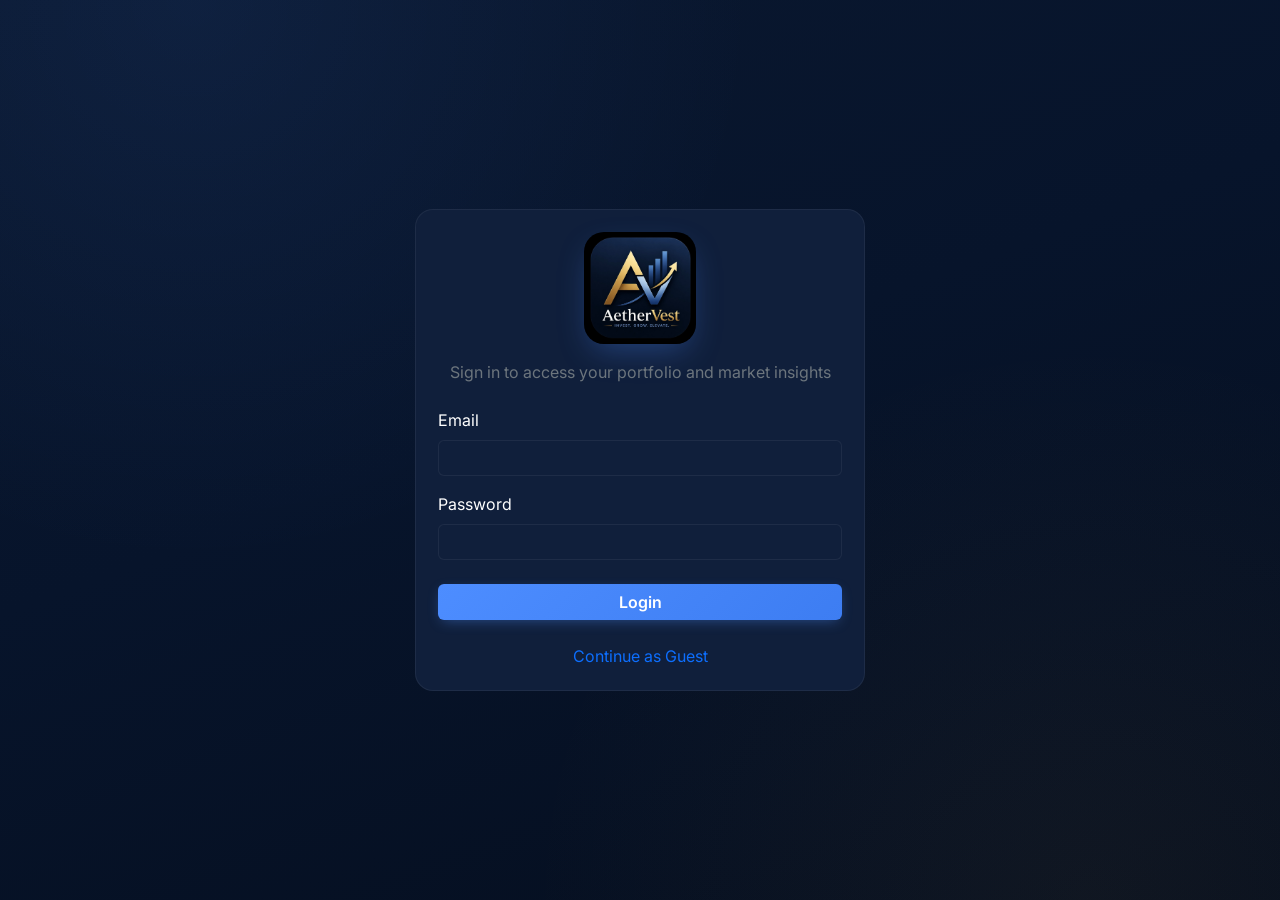
<file: website/login.html>
<!DOCTYPE html>
<html lang="en">
<head>
    <meta charset="UTF-8">
    <meta name="viewport" content="width=device-width, initial-scale=1.0">
    <script src="js/theme.js"></script>
    <title>AetherVest Login</title>

    <link rel="icon" type="image/jpeg" href="images/logo.jpeg">

    <link href="https://cdn.jsdelivr.net/npm/bootstrap@5.3.7/dist/css/bootstrap.min.css" rel="stylesheet">

    <link rel="stylesheet" href="css/style.css">
</head>
<body>

<div class="container-fluid vh-100 d-flex justify-content-center align-items-center">

    <div class="market-card" style="width:450px; max-width:95%;">

        <div class="text-center mb-4">

            <img
                src="images/logo.jpeg"
                alt="AetherVest"
                class="login-logo mb-3"
            >

            <p class="text-secondary">
                Sign in to access your portfolio and market insights
            </p>

        </div>

        <form id="loginForm">

            <div id="loginAlert" class="alert d-none mb-3" role="alert"></div>

            <div class="mb-3">

                <label class="form-label">
                    Email
                </label>

                <input
                    type="email"
                    class="form-control"
                    id="email"
                    name="email"
                    required
                >

                <div class="form-text text-danger d-none" id="emailError"></div>

            </div>

            <div class="mb-4">

                <label class="form-label">
                    Password
                </label>

                <input
                    type="password"
                    class="form-control"
                    id="password"
                    name="password"
                    required
                >

                <div class="form-text text-danger d-none" id="passwordError"></div>

            </div>

            <button
                type="submit"
                class="btn btn-primary w-100">

                Login

            </button>

        </form>

        <div class="text-center mt-4">

            <a href="index.html"
               class="text-decoration-none">

                Continue as Guest

            </a>

        </div>

    </div>

</div>

<script src="js/login.js"></script>

<script src="https://cdn.jsdelivr.net/npm/bootstrap@5.3.7/dist/js/bootstrap.bundle.min.js"></script>

</body>
</html>
</file>
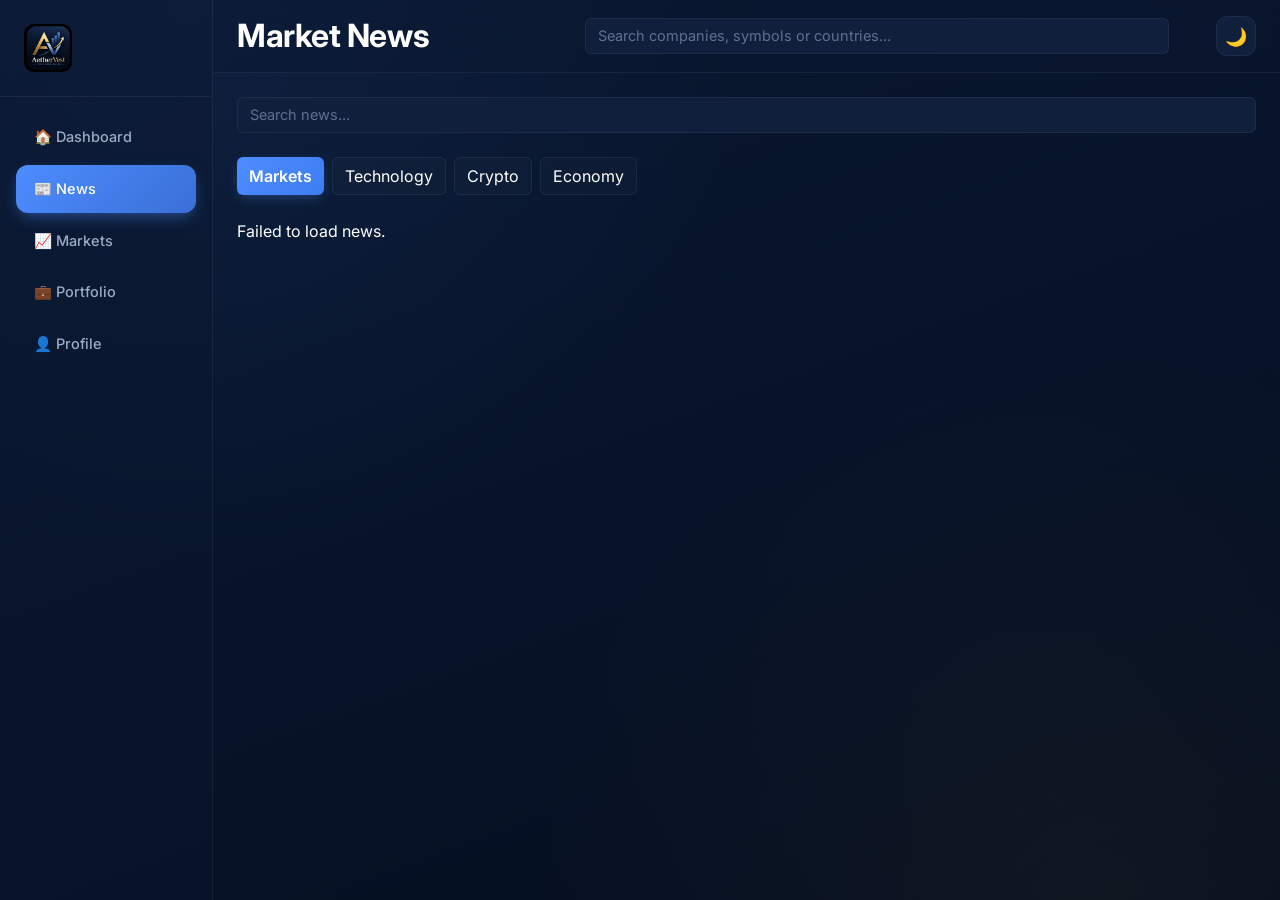
<file: website/news.html>
<!DOCTYPE html>
<html lang="en">
<head>
    <meta charset="UTF-8">
    <meta name="viewport" content="width=device-width, initial-scale=1.0">
    <script src="js/theme.js"></script>
    <title>AetherVest - News</title>
 
    <link href="https://cdn.jsdelivr.net/npm/bootstrap@5.3.7/dist/css/bootstrap.min.css" rel="stylesheet">
 
    <link rel="icon" type="image/jpeg" href="images/logo.jpeg">
    <link rel="stylesheet" href="css/style.css">
</head>
<body>
 
<div class="container-fluid">
 
    <div class="row vh-100">
 
        <aside class="col-lg-2 sidebar p-0">
 
            <div class="logo-section p-4">
                <img src="images/logo.jpeg" alt="AetherVest" class="sidebar-logo">
            </div>
 
            <nav class="nav flex-column px-3 mt-3">
 
                <a href="index.html" class="nav-link">🏠 Dashboard</a>
 
                <a href="news.html" class="nav-link active-nav">📰 News</a>
 
                <a href="stock.html" class="nav-link">📈 Markets</a>
 
                <a href="portfolio.html" class="nav-link">💼 Portfolio</a>
 
                <a href="profile.html" class="nav-link">👤 Profile</a>
 
            </nav>
 
        </aside>
 
        <main class="col-lg-10 p-0">
 
            <header class="topbar px-4 py-3">

                <div class="row align-items-center">

                    <div class="col-lg-4">
                        <h2 class="m-0">Market News</h2>
                    </div>

                    <div class="col-lg-7">
                        <input
                            type="text"
                            class="form-control"
                            id="searchInput"
                            placeholder="Search companies, symbols or countries..."
                        >
                    </div>

                    <div class="col-lg-1 d-flex justify-content-end mt-3 mt-lg-0">
                        <button class="theme-toggle-btn" id="themeToggleBtn" title="Toggle theme"></button>
                    </div>

                </div>
 
            </header>
 
            <section class="dashboard-content p-4">
 
                <div class="mb-4">
 
                    <input
                        type="text"
                        class="form-control"
                        id="newsSearch"
                        placeholder="Search news..."
                    >
 
                </div>
 
                <div class="d-flex gap-2 flex-wrap mb-4">
 
                    <button class="btn btn-primary category-btn" data-category="stock market">
                        Markets
                    </button>
 
                    <button class="btn btn-outline-light category-btn" data-category="technology">
                        Technology
                    </button>
 
                    <button class="btn btn-outline-light category-btn" data-category="cryptocurrency">
                        Crypto
                    </button>
 
                    <button class="btn btn-outline-light category-btn" data-category="economy">
                        Economy
                    </button>
 
                </div>
 
                <div class="row g-4" id="newsContainer"></div>
 
            </section>
 
        </main>
 
    </div>
 
</div>
 
<script src="js/search.js"></script>
<script src="js/news.js"></script>
 
<script src="https://cdn.jsdelivr.net/npm/bootstrap@5.3.7/dist/js/bootstrap.bundle.min.js"></script>
 
</body>
</html>
</file>
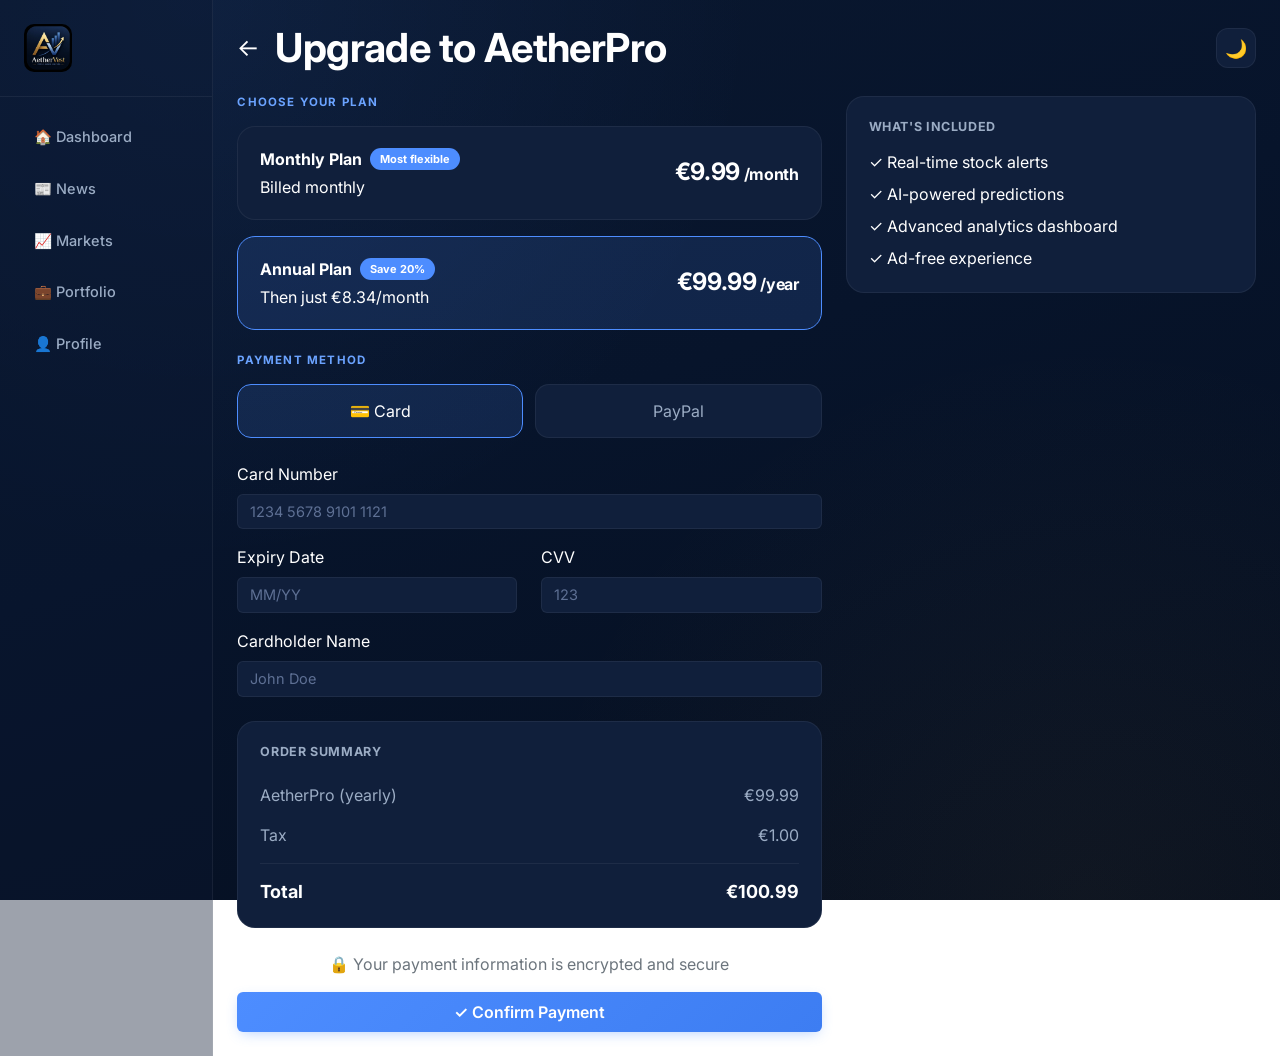
<file: website/payment.html>
<!DOCTYPE html>
<html lang="en">
<head>
    <meta charset="UTF-8">
    <meta name="viewport" content="width=device-width, initial-scale=1.0">
    <script src="js/theme.js"></script>
    <title>AetherVest - Payment</title>

    <!-- Bootstrap 5 -->
    <link href="https://cdn.jsdelivr.net/npm/bootstrap@5.3.7/dist/css/bootstrap.min.css" rel="stylesheet">

    <!-- Custom CSS -->
    <link rel="icon" type="image/jpeg" href="images/logo.jpeg">
    <link rel="stylesheet" href="css/style.css">
</head>

<body>

<div class="container-fluid">
    <div class="row vh-100">

        <!-- SIDEBAR -->
        <aside class="col-lg-2 sidebar p-0">

            <div class="logo-section p-4">
                <img src="images/logo.jpeg" alt="AetherVest" class="sidebar-logo">
            </div>

            <nav class="nav flex-column px-3 mt-3">

                <a href="index.html" class="nav-link">🏠 Dashboard</a>
                <a href="news.html" class="nav-link">📰 News</a>
                <a href="stock.html" class="nav-link">📈 Markets</a>
                <a href="portfolio.html" class="nav-link">💼 Portfolio</a>
                <a href="profile.html" class="nav-link">👤 Profile</a>

            </nav>

        </aside>

        <!-- MAIN CONTENT -->
        <main class="col-lg-10 p-0">

            <section class="dashboard-content p-4">

                <div class="mb-4 d-flex align-items-center justify-content-between gap-3">
                    <div class="d-flex align-items-center gap-3">
                        <a href="premium.html" class="text-decoration-none fs-4" style="color:var(--aether-text-primary);">&larr;</a>
                        <h1 class="fw-bold m-0">Upgrade to AetherPro</h1>
                    </div>
                    <button class="theme-toggle-btn" id="themeToggleBtn" title="Toggle theme"></button>
                </div>

                <div class="row g-4">

                    <!-- LEFT: Plan + Payment form -->
                    <div class="col-lg-7">

                        <h6 class="section-eyebrow mb-3">Choose your plan</h6>

                        <div class="d-flex flex-column gap-3 mb-4">

                            <div class="plan-option" id="planMonthly" data-price="9.99" data-label="Monthly Plan">
                                <div class="d-flex justify-content-between align-items-center">
                                    <div>
                                        <div class="d-flex align-items-center gap-2 mb-1">
                                            <strong>Monthly Plan</strong>
                                            <span class="plan-badge">Most flexible</span>
                                        </div>
                                        <p class="m-0">Billed monthly</p>
                                    </div>
                                    <h4 class="m-0">€9.99<span class="fs-6"> /month</span></h4>
                                </div>
                            </div>

                            <div class="plan-option plan-selected" id="planAnnual" data-price="99.99" data-label="Annual Plan">
                                <div class="d-flex justify-content-between align-items-center">
                                    <div>
                                        <div class="d-flex align-items-center gap-2 mb-1">
                                            <strong>Annual Plan</strong>
                                            <span class="plan-badge">Save 20%</span>
                                        </div>
                                        <p class="m-0">Then just €8.34/month</p>
                                    </div>
                                    <h4 class="m-0">€99.99<span class="fs-6"> /year</span></h4>
                                </div>
                            </div>

                        </div>

                        <h6 class="section-eyebrow mb-3">Payment Method</h6>

                        <div class="payment-method-toggle mb-4">
                            <div class="payment-method-btn method-selected" id="methodCard">
                                💳 Card
                            </div>
                            <div class="payment-method-btn" id="methodPaypal">
                                PayPal
                            </div>
                        </div>

                        <form id="paymentForm">

                            <div id="paymentAlert" class="alert d-none mb-3" role="alert"></div>

                            <div id="cardFields">

                                <div class="mb-3">
                                    <label class="form-label">Card Number</label>
                                    <input type="text" class="form-control" name="cardNumber" id="cardNumber" placeholder="1234 5678 9101 1121" maxlength="19">
                                    <div class="form-text text-danger d-none" id="cardNumberError"></div>
                                </div>

                                <div class="row mb-3">
                                    <div class="col-6">
                                        <label class="form-label">Expiry Date</label>
                                        <input type="text" class="form-control" name="expiry" id="expiry" placeholder="MM/YY" maxlength="5">
                                        <div class="form-text text-danger d-none" id="expiryError"></div>
                                    </div>
                                    <div class="col-6">
                                        <label class="form-label">CVV</label>
                                        <input type="text" class="form-control" name="cvv" id="cvv" placeholder="123" maxlength="4">
                                        <div class="form-text text-danger d-none" id="cvvError"></div>
                                    </div>
                                </div>

                                <div class="mb-4">
                                    <label class="form-label">Cardholder Name</label>
                                    <input type="text" class="form-control" name="cardName" id="cardName" placeholder="John Doe">
                                    <div class="form-text text-danger d-none" id="cardNameError"></div>
                                </div>

                            </div>

                            <div id="paypalFields" class="d-none mb-4">
                                <p class="text-secondary">You'll be redirected to PayPal to complete payment in the full version of this app.</p>
                            </div>

                            <!-- Order summary -->
                            <div class="market-card mb-4">

                                <h6 class="fw-bold mb-3">Order Summary</h6>

                                <div class="order-summary-row">
                                    <span id="summaryPlanLabel">AetherPro (yearly)</span>
                                    <span id="summaryPlanPrice">€99.99</span>
                                </div>

                                <div class="order-summary-row">
                                    <span>Tax</span>
                                    <span id="summaryTax">€1.00</span>
                                </div>

                                <div class="order-summary-total">
                                    <span>Total</span>
                                    <span id="summaryTotal">€100.99</span>
                                </div>

                            </div>

                            <p class="text-secondary text-center mb-3">
                                🔒 Your payment information is encrypted and secure
                            </p>

                            <button type="submit" class="btn btn-primary w-100 py-2">
                                ✓ Confirm Payment
                            </button>

                        </form>

                    </div>

                    <!-- RIGHT: What's included (mirrors app's plan screen) -->
                    <div class="col-lg-5">

                        <div class="market-card">

                            <h6 class="fw-bold mb-3">What's included</h6>

                            <ul class="list-unstyled m-0 d-flex flex-column gap-2">
                                <li>✓ Real-time stock alerts</li>
                                <li>✓ AI-powered predictions</li>
                                <li>✓ Advanced analytics dashboard</li>
                                <li>✓ Ad-free experience</li>
                            </ul>

                        </div>

                    </div>

                </div>

            </section>

        </main>

    </div>
</div>

<!-- SUCCESS MODAL -->
<div class="modal" tabindex="-1" id="successModal">
    <div class="modal-dialog modal-dialog-centered">
        <div class="modal-content market-card text-center p-4">

            <div class="success-icon-circle">✓</div>

            <h4 class="fw-bold mb-2">Payment Successful</h4>

            <p class="text-secondary mb-4">
                Welcome to AetherPro! Your <span id="successPlanLabel">Annual</span> Plan is now active.
            </p>

            <button type="button" class="btn btn-primary" id="doneBtn">Done</button>

        </div>
    </div>
</div>

<script src="js/payment.js"></script>

<script src="https://cdn.jsdelivr.net/npm/bootstrap@5.3.7/dist/js/bootstrap.bundle.min.js"></script>

</body>
</html>
</file>
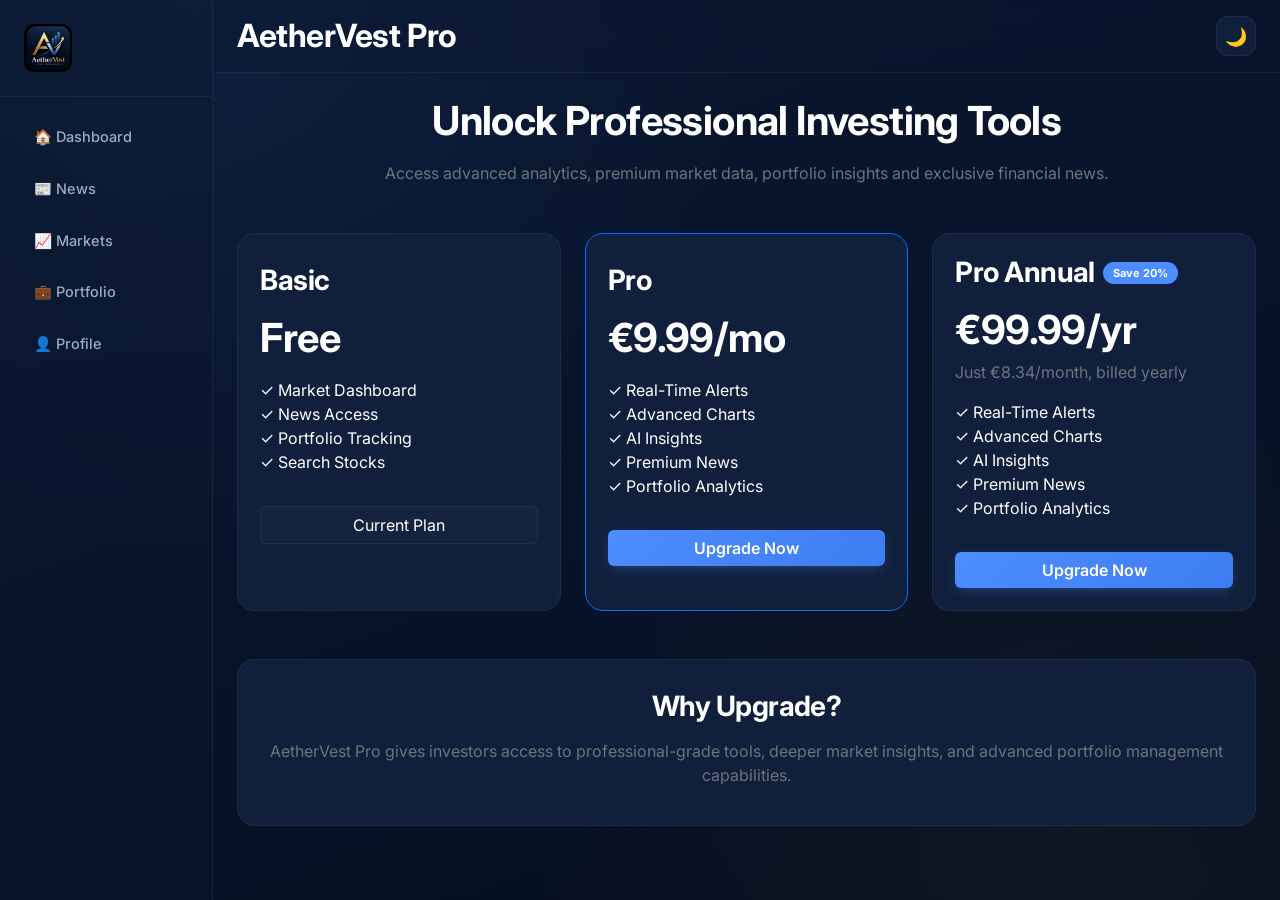
<file: website/premium.html>
<!DOCTYPE html>
<html lang="en">
<head>
    <meta charset="UTF-8">
    <meta name="viewport" content="width=device-width, initial-scale=1.0">
    <script src="js/theme.js"></script>
    <title>AetherVest Pro</title>

    <link href="https://cdn.jsdelivr.net/npm/bootstrap@5.3.7/dist/css/bootstrap.min.css" rel="stylesheet">

    <link rel="icon" type="image/jpeg" href="images/logo.jpeg">
    <link rel="stylesheet" href="css/style.css">
</head>
<body>

<div class="container-fluid">

    <div class="row vh-100">

        <aside class="col-lg-2 sidebar p-0">

            <div class="logo-section p-4">
                <img src="images/logo.jpeg" alt="AetherVest" class="sidebar-logo">
            </div>

            <nav class="nav flex-column px-3 mt-3">

                <a href="index.html" class="nav-link">
                    🏠 Dashboard
                </a>

                <a href="news.html" class="nav-link">
                    📰 News
                </a>

                <a href="stock.html" class="nav-link">
                    📈 Markets
                </a>

                <a href="portfolio.html" class="nav-link">
                    💼 Portfolio
                </a>

                <a href="profile.html" class="nav-link">
                    👤 Profile
                </a>

            </nav>

        </aside>

        <main class="col-lg-10 p-0">

            <header class="topbar px-4 py-3 d-flex justify-content-between align-items-center">
                <h2 class="m-0">AetherVest Pro</h2>
                <button class="theme-toggle-btn" id="themeToggleBtn" title="Toggle theme"></button>
            </header>

            <section class="dashboard-content p-4">

                <div class="text-center mb-5">

                    <h1 class="fw-bold mb-3">
                        Unlock Professional Investing Tools
                    </h1>

                    <p class="text-secondary">
                        Access advanced analytics, premium market data,
                        portfolio insights and exclusive financial news.
                    </p>

                </div>

                <div class="row g-4">

                    <div class="col-lg-4">

                        <div class="market-card h-100">

                            <h3>Basic</h3>

                            <h1 class="my-3">
                                Free
                            </h1>

                            <ul class="list-unstyled">

                                <li>✓ Market Dashboard</li>
                                <li>✓ News Access</li>
                                <li>✓ Portfolio Tracking</li>
                                <li>✓ Search Stocks</li>

                            </ul>

                            <button class="btn btn-outline-light mt-3 w-100">
                                Current Plan
                            </button>

                        </div>

                    </div>

                    <div class="col-lg-4">

                        <div class="market-card h-100 border border-primary">

                            <h3>Pro</h3>

                            <h1 class="my-3">
                                €9.99/mo
                            </h1>

                            <ul class="list-unstyled">

                                <li>✓ Real-Time Alerts</li>
                                <li>✓ Advanced Charts</li>
                                <li>✓ AI Insights</li>
                                <li>✓ Premium News</li>
                                <li>✓ Portfolio Analytics</li>

                            </ul>

                            <a href="payment.html" class="btn btn-primary mt-3 w-100">
                                Upgrade Now
                            </a>

                        </div>

                    </div>

                    <div class="col-lg-4">

                        <div class="market-card h-100">

                            <div class="d-flex align-items-center gap-2 mb-1">

                                <h3 class="m-0">Pro Annual</h3>

                                <span class="plan-badge">Save 20%</span>

                            </div>

                            <h1 class="my-3">
                                €99.99/yr
                            </h1>

                            <p class="text-secondary mb-3" style="margin-top:-10px;">
                                Just €8.34/month, billed yearly
                            </p>

                            <ul class="list-unstyled">

                                <li>✓ Real-Time Alerts</li>
                                <li>✓ Advanced Charts</li>
                                <li>✓ AI Insights</li>
                                <li>✓ Premium News</li>
                                <li>✓ Portfolio Analytics</li>

                            </ul>

                            <a href="payment.html" class="btn btn-primary mt-3 w-100">
                                Upgrade Now
                            </a>

                        </div>

                    </div>

                </div>

                <div class="market-card mt-5 text-center">

                    <h3 class="mb-3">
                        Why Upgrade?
                    </h3>

                    <p class="text-secondary">

                        AetherVest Pro gives investors access to
                        professional-grade tools, deeper market insights,
                        and advanced portfolio management capabilities.

                    </p>

                </div>

            </section>

        </main>

    </div>

</div>

<script src="https://cdn.jsdelivr.net/npm/bootstrap@5.3.7/dist/js/bootstrap.bundle.min.js"></script>

</body>
</html>
</file>
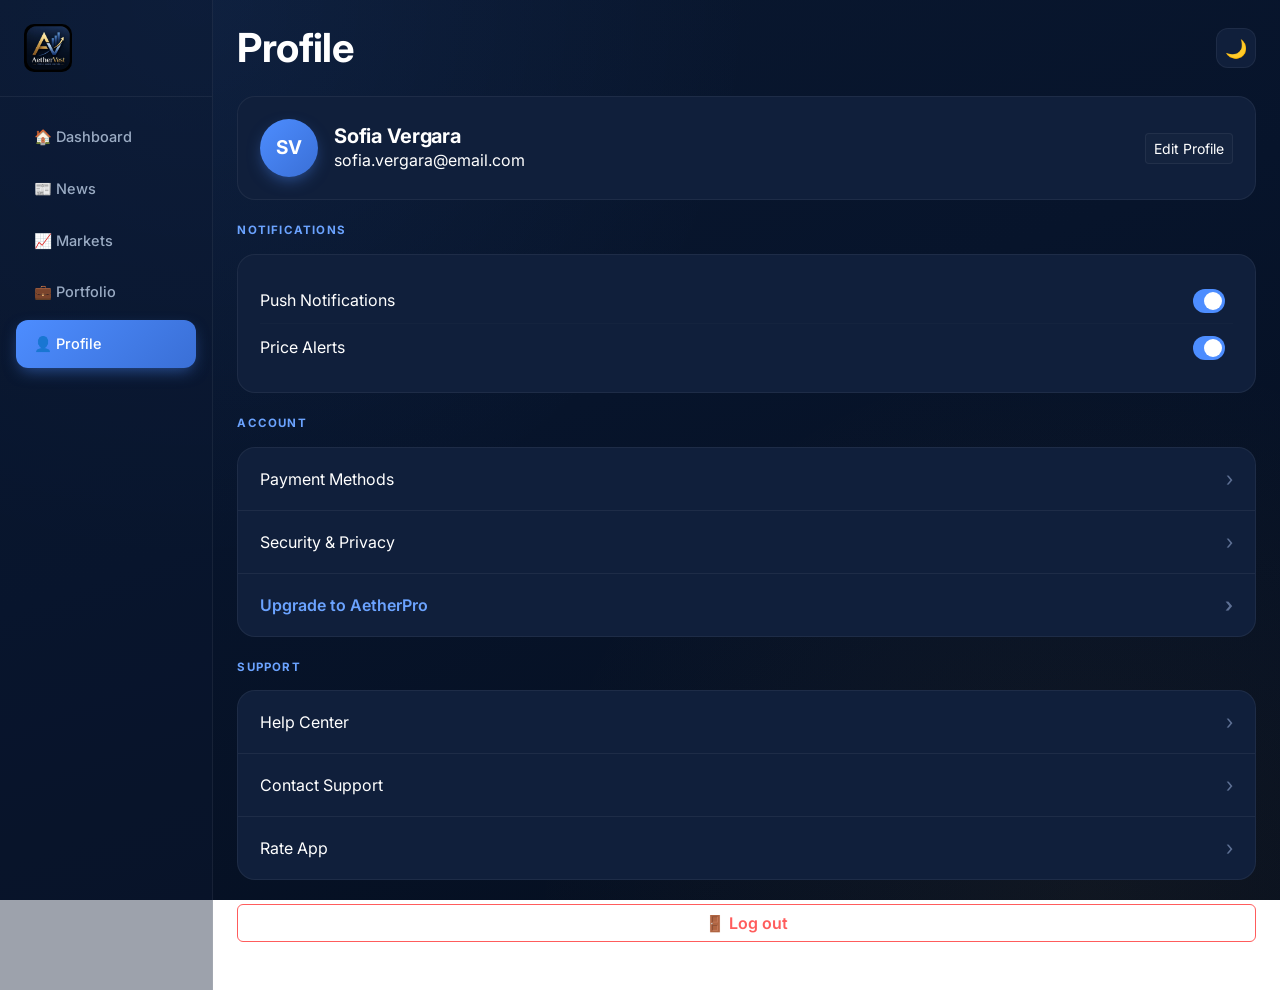
<file: website/profile.html>
<!DOCTYPE html>
<html lang="en">
<head>
    <meta charset="UTF-8">
    <meta name="viewport" content="width=device-width, initial-scale=1.0">
    <script src="js/theme.js"></script>
    <title>AetherVest - Profile</title>
 
    <!-- Bootstrap 5 -->
    <link href="https://cdn.jsdelivr.net/npm/bootstrap@5.3.7/dist/css/bootstrap.min.css" rel="stylesheet">
 
    <!-- Custom CSS -->
    <link rel="icon" type="image/jpeg" href="images/logo.jpeg">
    <link rel="stylesheet" href="css/style.css">
</head>
 
<body>
 
<div class="container-fluid">
    <div class="row vh-100">
 
        <!-- SIDEBAR -->
        <aside class="col-lg-2 sidebar p-0">
 
            <div class="logo-section p-4">
                <img src="images/logo.jpeg" alt="AetherVest" class="sidebar-logo">
            </div>
 
            <nav class="nav flex-column px-3 mt-3">
 
                <a href="index.html" class="nav-link">
                    🏠 Dashboard
                </a>
 
                <a href="news.html" class="nav-link">
                    📰 News
                </a>
 
                <a href="stock.html" class="nav-link">
                    📈 Markets
                </a>
 
                <a href="portfolio.html" class="nav-link">
                    💼 Portfolio
                </a>
 
                <a href="profile.html" class="nav-link active-nav">
                    👤 Profile
                </a>
 
            </nav>
 
        </aside>
 
        <!-- MAIN CONTENT -->
        <main class="col-lg-10 p-0">
 
            <section class="dashboard-content p-4">
 
                <div class="mb-4 d-flex justify-content-between align-items-center">
                    <h1 class="fw-bold m-0">Profile</h1>
                    <button class="theme-toggle-btn" id="themeToggleBtn" title="Toggle theme"></button>
                </div>
 
                <!-- Profile card -->
                <div class="market-card mb-4 d-flex align-items-center justify-content-between flex-wrap gap-3">
 
                    <div class="d-flex align-items-center gap-3">
 
                        <div class="profile-avatar">
                            SV
                        </div>
 
                        <div>
                            <h5 class="m-0 fw-bold">Sofia Vergara</h5>
                            <p class="m-0">sofia.vergara@email.com</p>
                        </div>
 
                    </div>
 
                    <button class="btn btn-outline-light btn-sm" id="editProfileBtn">
                        Edit Profile
                    </button>
 
                </div>
 
                <!-- Notifications -->
                <h6 class="section-eyebrow mb-3">Notifications</h6>
 
                <div class="market-card mb-4">
 
                    <div class="d-flex justify-content-between align-items-center py-2">
                        <span>Push Notifications</span>
                        <div class="form-check form-switch">
                            <input class="form-check-input" type="checkbox" id="pushToggle" checked>
                        </div>
                    </div>
 
                    <hr class="settings-divider">
 
                    <div class="d-flex justify-content-between align-items-center py-2">
                        <span>Price Alerts</span>
                        <div class="form-check form-switch">
                            <input class="form-check-input" type="checkbox" id="priceAlertsToggle" checked>
                        </div>
                    </div>
 
                </div>
 
                <!-- Account -->
                <h6 class="section-eyebrow mb-3">Account</h6>
 
                <div class="market-card mb-4 p-0">
 
                    <a href="#" class="settings-row">
                        <span>Payment Methods</span>
                        <span class="settings-chevron">&rsaquo;</span>
                    </a>
 
                    <a href="#" class="settings-row">
                        <span>Security &amp; Privacy</span>
                        <span class="settings-chevron">&rsaquo;</span>
                    </a>
 
                    <a href="premium.html" class="settings-row settings-row-highlight">
                        <span>Upgrade to AetherPro</span>
                        <span class="settings-chevron">&rsaquo;</span>
                    </a>
 
                </div>
 
                <!-- Support -->
                <h6 class="section-eyebrow mb-3">Support</h6>
 
                <div class="market-card mb-4 p-0">
 
                    <a href="#" class="settings-row">
                        <span>Help Center</span>
                        <span class="settings-chevron">&rsaquo;</span>
                    </a>
 
                    <a href="#" class="settings-row">
                        <span>Contact Support</span>
                        <span class="settings-chevron">&rsaquo;</span>
                    </a>
 
                    <a href="#" class="settings-row">
                        <span>Rate App</span>
                        <span class="settings-chevron">&rsaquo;</span>
                    </a>
 
                </div>

                <!-- Log out -->
                <a href="login.html" class="btn btn-outline-danger w-100 mb-4">
                    🚪 Log out
                </a>
 
            </section>
 
        </main>
 
    </div>
</div>
 
<script src="js/profile.js"></script>
 
<script src="https://cdn.jsdelivr.net/npm/bootstrap@5.3.7/dist/js/bootstrap.bundle.min.js"></script>
 
</body>
</html>
</file>
<file: website/css/style.css>
@import url('https://fonts.googleapis.com/css2?family=Inter:wght@400;500;600;700;800&display=swap');

:root{
    --aether-background:#070F22;
    --aether-sidebar:#0A1830;
    --aether-card:#101F3B;
    --aether-card-hover:#142647;

    --aether-primary:#4D8DFF;
    --aether-primary-bright:#6BA3FF;
    --aether-primary-soft:rgba(77,141,255,.14);

    --aether-gold:#E0AE4F;
    --aether-gold-soft:rgba(224,174,79,.14);

    --aether-positive:#2BDB87;
    --aether-positive-soft:rgba(43,219,135,.12);
    --aether-negative:#FF5C5C;
    --aether-negative-soft:rgba(255,92,92,.12);

    --aether-text-primary:#FFFFFF;
    --aether-text-secondary:#9BACC4;
    --aether-text-tertiary:#5E7094;

    --aether-border:rgba(255,255,255,.06);
    --aether-border-hover:rgba(77,141,255,.35);

    --aether-bg-gradient-1:#0A1830;
    --aether-bg-gradient-2:#07142B;
    --aether-bg-gradient-3:#050E1E;
    --aether-sidebar-translucent:rgba(10,24,48,.4);
}

[data-theme="light"]{
    --aether-background:#DCE6F7;
    --aether-sidebar:#E8EFFB;
    --aether-card:#CCDBF2;
    --aether-card-hover:#BED0EC;

    --aether-primary:#2F5FD0;
    --aether-primary-bright:#1E4DC2;
    --aether-primary-soft:rgba(47,95,208,.14);

    --aether-gold:#A8761C;
    --aether-gold-soft:rgba(168,118,28,.14);

    --aether-positive:#0F8F58;
    --aether-positive-soft:rgba(15,143,88,.13);
    --aether-negative:#D6332D;
    --aether-negative-soft:rgba(214,51,45,.13);

    --aether-text-primary:#0F1E42;
    --aether-text-secondary:#3F557E;
    --aether-text-tertiary:#6B82A8;

    --aether-border:rgba(15,30,66,.14);
    --aether-border-hover:rgba(47,95,208,.4);

    --aether-bg-gradient-1:#E8EFFB;
    --aether-bg-gradient-2:#D7E4F8;
    --aether-bg-gradient-3:#BFD2EE;
    --aether-sidebar-translucent:rgba(232,239,251,.85);
}

*{
    margin:0;
    padding:0;
    box-sizing:border-box;
}

body{
    background:
        radial-gradient(circle at 15% 0%, rgba(77,141,255,.08), transparent 40%),
        radial-gradient(circle at 85% 100%, rgba(224,174,79,.05), transparent 40%),
        linear-gradient(160deg, var(--aether-bg-gradient-1) 0%, var(--aether-bg-gradient-2) 45%, var(--aether-bg-gradient-3) 100%);
    background-attachment:fixed;
    color:var(--aether-text-primary);
    font-family:'Inter', -apple-system, Arial, Helvetica, sans-serif;
    overflow-x:hidden;
    -webkit-font-smoothing:antialiased;
    -moz-osx-font-smoothing:grayscale;
    transition:background-color .25s ease, color .25s ease;
}

h1, h2, h3, h4, h5, h6{
    font-family:'Inter', -apple-system, Arial, sans-serif;
    font-weight:700;
    letter-spacing:-0.015em;
}

p{
    line-height:1.5;
}

/* SIDEBAR */

.sidebar{
    min-height:100vh;
    background:var(--aether-sidebar-translucent);
    border-right:1px solid var(--aether-border);
    display:flex;
    flex-direction:column;
    transition:background-color .25s ease;
}

.logo-section{
    border-bottom:1px solid var(--aether-border);
}

.logo-section h3{
    color:var(--aether-text-primary);
}

.nav-link{
    color:var(--aether-text-secondary);
    padding:13px 18px;
    border-radius:12px;
    margin-bottom:4px;
    transition:background .18s ease, color .18s ease, transform .18s ease;
    font-weight:500;
    font-size:14.5px;
    display:flex;
    align-items:center;
    gap:10px;
}

.nav-link:hover{
    background:rgba(77,141,255,.08);
    color:var(--aether-text-primary);
    transform:translateX(2px);
}

.active-nav{
    background:linear-gradient(135deg, var(--aether-primary), #3a6fd6);
    color:var(--aether-text-primary) !important;
    box-shadow:0 6px 16px -4px rgba(77,141,255,.5);
}

/* TOPBAR */

.topbar{
    background:var(--aether-sidebar-translucent);
    border-bottom:1px solid var(--aether-border);
    backdrop-filter:blur(14px);
    -webkit-backdrop-filter:blur(14px);
    transition:background-color .25s ease;
}

.form-control,
.form-select{
    background:var(--aether-card);
    border:1px solid var(--aether-border);
    color:var(--aether-text-primary);
    transition:.2s;
    font-size:14.5px;
}

.form-control:focus,
.form-select:focus{
    background:var(--aether-card);
    color:var(--aether-text-primary);
    border-color:var(--aether-primary);
    box-shadow:0 0 0 3px var(--aether-primary-soft);
}

.form-control::placeholder{
    color:var(--aether-text-tertiary);
}

.form-select option{
    background:var(--aether-card);
}

/* DASHBOARD */

.dashboard-content{
    padding-bottom:50px;
}

.section-title{
    color:var(--aether-text-primary);
    font-weight:700;
}

.market-card{
    background:var(--aether-card);
    border:1px solid var(--aether-border);
    border-radius:18px;
    padding:22px;
    transition:transform .22s cubic-bezier(.2,.8,.2,1), border-color .22s, box-shadow .22s;
    position:relative;
}

.market-card:hover{
    transform:translateY(-3px);
    border-color:var(--aether-border-hover);
    box-shadow:0 14px 32px -12px rgba(0,0,0,.5);
}

.market-card h6{
    color:var(--aether-text-secondary);
    font-size:12.5px;
    font-weight:600;
    text-transform:uppercase;
    letter-spacing:.05em;
}

.market-card h3,
.market-card h4{
    color:var(--aether-text-primary);
    margin-top:8px;
    font-weight:700;
    letter-spacing:-0.02em;
}

.positive{
    color:var(--aether-positive);
    font-weight:600;
}

.positive::before{
    content:"▲ ";
    font-size:.7em;
}

.negative{
    color:var(--aether-negative);
    font-weight:600;
}

.negative::before{
    content:"▼ ";
    font-size:.7em;
}

/* CHART */

.chart-card{
    background:var(--aether-card);
    border:1px solid var(--aether-border);
    border-radius:18px;
    padding:26px;
    height:500px;
}

#marketChart{
    width:100% !important;
    height:320px !important;
}

#portfolioChart{
    width:100% !important;
    height:380px !important;
}

.timeframe-btn,
.range-btn{
    border-radius:10px !important;
    font-size:13px;
    font-weight:600;
    padding:6px 14px;
}

/* STOCKS */

.stock-card{
    display:block;
    background:var(--aether-card);
    border:1px solid var(--aether-border);
    border-radius:18px;
    padding:22px;
    transition:.22s;
    color:var(--aether-text-primary);
}

.stock-card:hover{
    transform:translateY(-3px);
    border-color:var(--aether-primary);
}

.stock-card p{
    color:var(--aether-text-secondary);
}

/* NEWS */

.news-card{
    background:var(--aether-card);
    border:1px solid var(--aether-border);
    border-radius:18px;
    padding:22px;
    height:100%;
    transition:.22s;
}

.news-card:hover{
    border-color:var(--aether-border-hover);
    transform:translateY(-2px);
}

.news-card p{
    color:var(--aether-text-secondary);
}

.news-card h5{
    font-weight:700;
    line-height:1.35;
}

/* BUTTONS */

.btn-primary{
    background:linear-gradient(135deg, var(--aether-primary), #3d7df2);
    border:none;
    font-weight:600;
    transition:.2s;
    box-shadow:0 4px 14px -4px rgba(77,141,255,.45);
}

.btn-primary:hover{
    transform:translateY(-1px);
    box-shadow:0 8px 20px -4px rgba(77,141,255,.55);
}

.btn-outline-light{
    border-color:var(--aether-border);
    color:var(--aether-text-primary);
    background:rgba(255,255,255,.02);
}

.btn-outline-light:hover{
    background:var(--aether-primary);
    border-color:var(--aether-primary);
}

/* SCROLLBAR */

::-webkit-scrollbar{
    width:8px;
}

::-webkit-scrollbar-track{
    background:#060D1C;
}

[data-theme="light"] ::-webkit-scrollbar-track{
    background:#D2D8E3;
}

::-webkit-scrollbar-thumb{
    background:rgba(77,141,255,.4);
    border-radius:10px;
}

::-webkit-scrollbar-thumb:hover{
    background:rgba(77,141,255,.6);
}

/* RESPONSIVE */

@media(max-width:992px){

    .sidebar{
        min-height:auto;
    }

    .market-card,
    .stock-card,
    .news-card{
        margin-bottom:15px;
    }

}


/* PROFILE PAGE */

.section-eyebrow{
    color:var(--aether-primary-bright);
    text-transform:uppercase;
    font-size:11.5px;
    font-weight:700;
    letter-spacing:1.2px;
}

.profile-avatar{
    width:58px;
    height:58px;
    border-radius:50%;
    background:linear-gradient(135deg, var(--aether-primary), #3a6fd6);
    color:var(--aether-text-primary);
    display:flex;
    align-items:center;
    justify-content:center;
    font-weight:700;
    font-size:19px;
    flex-shrink:0;
    box-shadow:0 6px 16px -4px rgba(77,141,255,.5);
}

.settings-row{
    display:flex;
    justify-content:space-between;
    align-items:center;
    padding:16px 22px;
    color:var(--aether-text-primary);
    text-decoration:none;
    border-bottom:1px solid var(--aether-border);
    transition:.18s;
}

.settings-row:last-child{
    border-bottom:none;
}

.settings-row:hover{
    background:rgba(77,141,255,.06);
    color:var(--aether-text-primary);
    padding-left:26px;
}

.settings-row-highlight{
    color:var(--aether-primary-bright);
    font-weight:600;
}

.settings-chevron{
    color:var(--aether-text-tertiary);
    font-size:20px;
}

.settings-divider{
    border-color:var(--aether-border);
    margin:0;
}

.form-check-input{
    width:42px;
    height:24px;
    background-color:rgba(255,255,255,.12);
    border:none;
}

.form-check-input:checked{
    background-color:var(--aether-primary);
    border-color:var(--aether-primary);
}

.form-check-input:focus{
    box-shadow:none;
    border-color:transparent;
}

/* PAYMENT / PRO UPGRADE PAGE */

.plan-option{
    background:var(--aether-card);
    border:1px solid var(--aether-border);
    border-radius:18px;
    padding:20px 22px;
    cursor:pointer;
    transition:.2s;
}

.plan-option:hover{
    border-color:var(--aether-border-hover);
}

.plan-option.plan-selected{
    border-color:var(--aether-primary);
    background:var(--aether-primary-soft);
}

.plan-badge{
    background:var(--aether-primary);
    color:var(--aether-text-primary);
    font-size:11px;
    font-weight:700;
    padding:3px 10px;
    border-radius:20px;
}

.pro-crown-icon{
    width:68px;
    height:68px;
    border-radius:20px;
    background:linear-gradient(155deg, #F4C669, var(--aether-gold));
    color:#3a2a05;
    display:flex;
    align-items:center;
    justify-content:center;
    font-size:32px;
    margin:0 auto 18px;
    box-shadow:0 10px 24px -6px rgba(224,174,79,.5);
}

.payment-method-toggle{
    display:flex;
    gap:12px;
}

.payment-method-btn{
    flex:1;
    background:var(--aether-card);
    border:1px solid var(--aether-border);
    border-radius:14px;
    padding:14px;
    text-align:center;
    color:var(--aether-text-secondary);
    cursor:pointer;
    transition:.2s;
}

.payment-method-btn.method-selected{
    border-color:var(--aether-primary);
    color:var(--aether-text-primary);
    background:var(--aether-primary-soft);
}

.order-summary-row{
    display:flex;
    justify-content:space-between;
    padding:8px 0;
    color:var(--aether-text-secondary);
}

.order-summary-total{
    display:flex;
    justify-content:space-between;
    padding-top:14px;
    margin-top:8px;
    border-top:1px solid var(--aether-border);
    color:var(--aether-text-primary);
    font-weight:700;
    font-size:18px;
}

/* MODAL */

.success-icon-circle{
    width:68px;
    height:68px;
    border-radius:50%;
    background:var(--aether-positive-soft);
    color:var(--aether-positive);
    display:flex;
    align-items:center;
    justify-content:center;
    font-size:32px;
    margin:0 auto 18px;
}

.sell-icon-circle{
    background:var(--aether-negative-soft);
    color:var(--aether-negative);
}

.modal-content{
    border-radius:20px;
    border:1px solid var(--aether-border);
    background:var(--aether-card);
}

.modal-content h4,
.modal-content h5,
.modal-content h6{
    color:var(--aether-text-primary);
}

/* PORTFOLIO HOLDINGS */

.holding-row{
    display:flex;
    align-items:center;
    justify-content:space-between;
    background:var(--aether-card);
    border:1px solid var(--aether-border);
    border-radius:16px;
    padding:16px 20px;
    margin-bottom:10px;
    cursor:pointer;
    transition:.2s;
}

.holding-row:hover{
    transform:translateY(-2px);
    border-color:var(--aether-primary);
    box-shadow:0 10px 22px -10px rgba(0,0,0,.5);
}

.holding-symbol-block{
    display:flex;
    align-items:center;
    gap:14px;
}

.holding-symbol-icon{
    width:42px;
    height:42px;
    border-radius:12px;
    background:var(--aether-primary-soft);
    color:var(--aether-primary-bright);
    display:flex;
    align-items:center;
    justify-content:center;
    font-weight:700;
    font-size:13px;
    flex-shrink:0;
}

.holding-symbol-text h6{
    color:var(--aether-text-primary);
    font-weight:700;
    margin:0;
    font-size:15px;
}

.holding-symbol-text p{
    color:var(--aether-text-secondary);
    margin:0;
    font-size:13px;
}

.holding-value-block{
    display:flex;
    align-items:center;
    gap:18px;
}

.holding-value-text{
    text-align:right;
}

.holding-value-text h6{
    color:var(--aether-text-primary);
    font-weight:700;
    margin:0;
    font-size:15px;
}

.holding-value-text p{
    margin:0;
    font-size:13px;
    font-weight:600;
}

.holding-chevron{
    color:var(--aether-text-tertiary);
    font-size:20px;
}

/* AUTO-REFRESH PULSE */

@keyframes pricePulse{
    0%{ background-color: rgba(77,141,255,.25); }
    100%{ background-color: transparent; }
}

.price-pulse{
    animation: pricePulse .6s ease-out;
    border-radius: 6px;
}

/* LOGO */

.sidebar-logo{
    height:48px;
    width:auto;
    border-radius:10px;
    display:block;
}

.login-logo{
    height:112px;
    width:auto;
    border-radius:20px;
    box-shadow:0 12px 32px -8px rgba(77,141,255,.35);
}

/* STAT BADGES — small inline icon+text pills used for section headers */

.stat-badge{
    display:inline-flex;
    align-items:center;
    gap:6px;
    background:var(--aether-primary-soft);
    color:var(--aether-primary-bright);
    font-size:12.5px;
    font-weight:600;
    padding:4px 12px;
    border-radius:20px;
}

/* STOCK ICONS — real brand icon tiles where available, letter
   badge fallback otherwise */

.stock-icon-tile{
    border-radius:12px;
    background:#1B2C4D;
    display:flex;
    align-items:center;
    justify-content:center;
    flex-shrink:0;
}

.stock-icon-badge{
    border-radius:12px;
    background:var(--aether-primary-soft);
    color:var(--aether-primary-bright);
    display:flex;
    align-items:center;
    justify-content:center;
    font-weight:700;
    font-size:13px;
    flex-shrink:0;
}

/* LOGOUT BUTTON */

.btn-outline-danger{
    border-color:var(--aether-negative);
    color:var(--aether-negative);
    background:transparent;
    font-weight:600;
    transition:.2s;
}

.btn-outline-danger:hover{
    background:var(--aether-negative);
    border-color:var(--aether-negative);
    color:var(--aether-text-primary);
}

/* THEME TOGGLE */

.theme-toggle-btn{
    width:40px;
    height:40px;
    border-radius:12px;
    border:1px solid var(--aether-border);
    background:var(--aether-card);
    color:var(--aether-text-primary);
    display:flex;
    align-items:center;
    justify-content:center;
    font-size:18px;
    cursor:pointer;
    transition:.2s;
    flex-shrink:0;
}

.theme-toggle-btn:hover{
    border-color:var(--aether-primary);
}

/* Smooth, theme-aware transitions on the most visible surfaces,
   so switching modes feels deliberate rather than jarring */

.market-card,
.chart-card,
.stock-card,
.news-card,
.holding-row,
.plan-option,
.payment-method-btn,
.settings-row,
.nav-link,
.form-control,
.form-select{
    transition:background-color .25s ease, border-color .25s ease, color .25s ease, transform .22s ease, box-shadow .22s ease;
}
</file>
